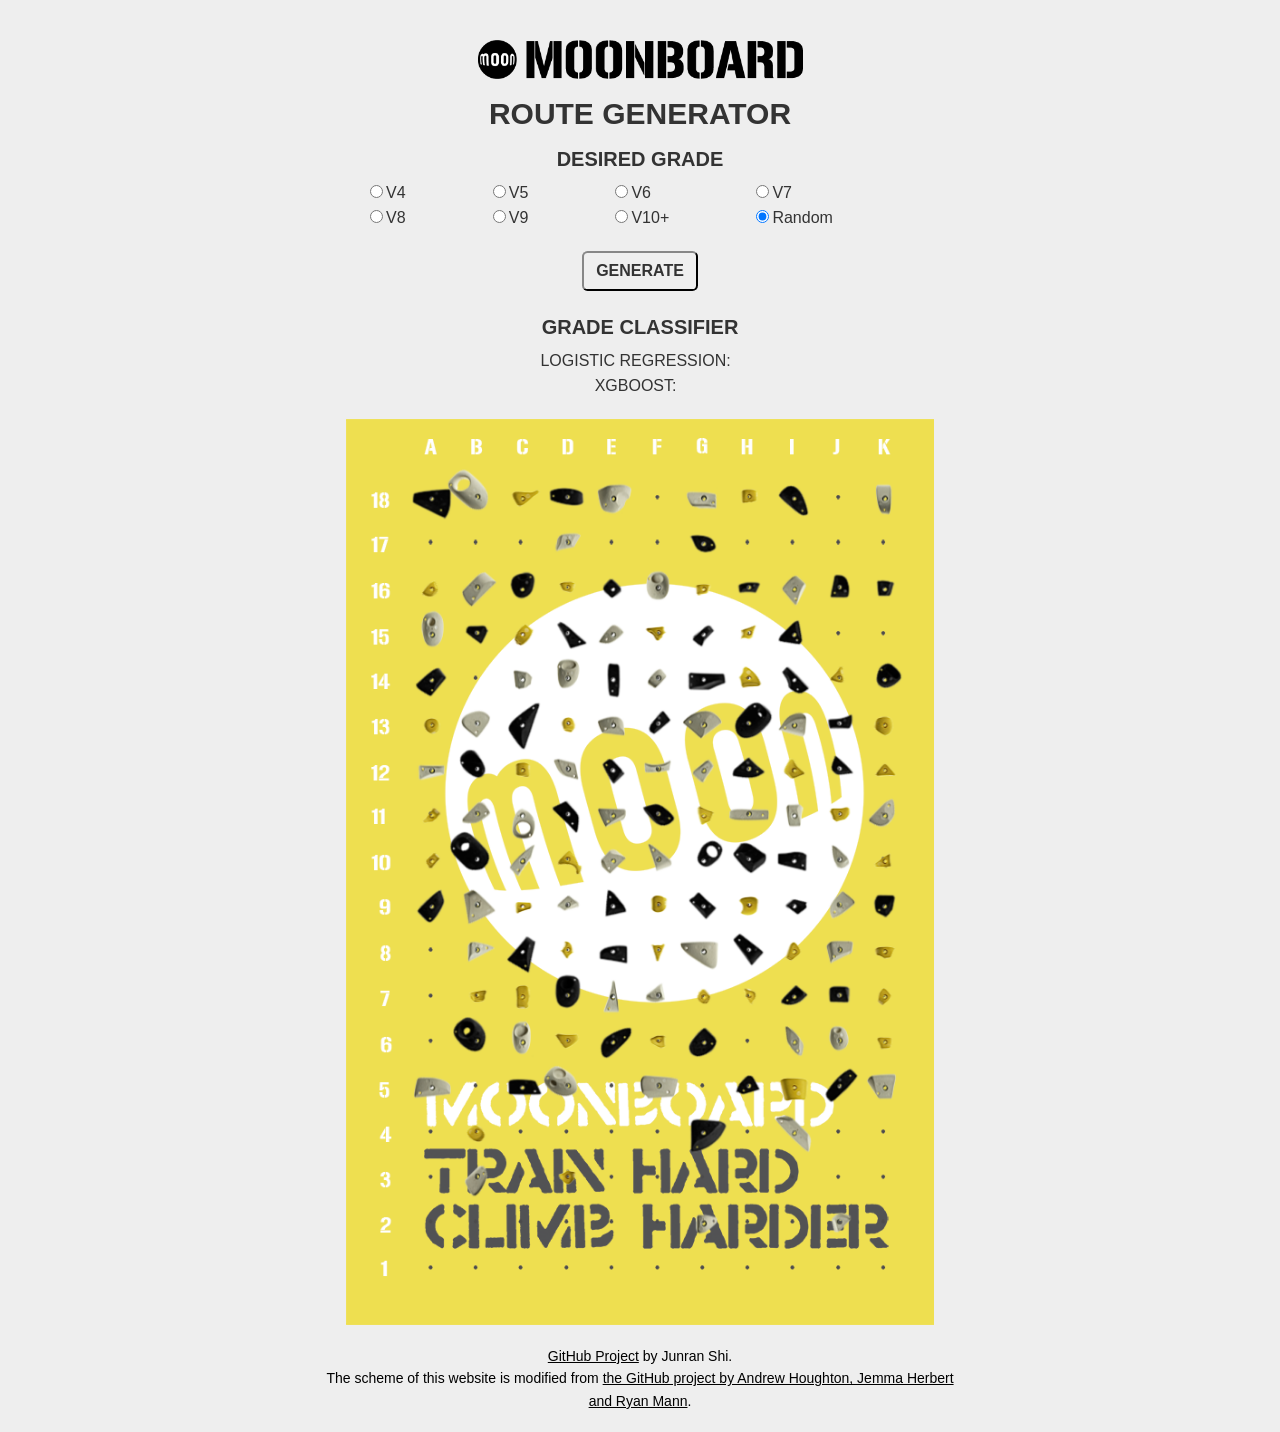
<file: website/index.html>
<!DOCTYPE html>
<html lang="en">
  <head>
    <meta charset="utf-8"/>
    <title>MoonBoard Route Generator</title>
    <link rel="icon" type="image/jpg" href="/img/favicon.ico">
    <link rel="stylesheet" href="moon/css/layout.css">
    <meta name="description" content="Generate and classify new climbs for the 2016 MoonBoard using Artificial Intelligence.">
    <meta name="keywords" content="MoonBoard, Generate, Rock climbing, AI, Machine Learning">
    <meta name="viewport" content="width=device-width, initial-scale=1.0">
    <meta name="author" content="Junran Shi">
  </head>
  <body>
    <div class="header">
      <img id="moonboard-logo" src = "moon/img/MoonBoard-Logo.png"><img>
      <h1>Route Generator</h1>
    </div>

    <h2>Desired Grade</h2>
    <div id="options-container">
      <div class="option">
        <label><input type="radio" name="grade" value="0" onclick="random_climb()" checked><span>V4</span></label>
        <label><input type="radio" name="grade" value="1" onclick="random_climb()" checked><span>V5</span></label>
        <label><input type="radio" name="grade" value="2" onclick="random_climb()" checked><span>V6</span></label>
        <label><input type="radio" name="grade" value="3" onclick="random_climb()" checked><span>V7</span></label>
        <label><input type="radio" name="grade" value="4" onclick="random_climb()" checked><span>V8</span></label>
        <label><input type="radio" name="grade" value="5" onclick="random_climb()" checked><span>V9</span></label>
        <label><input type="radio" name="grade" value="6" onclick="random_climb()" checked><span>V10+</span></label>
        <label><input type="radio" name="grade" value="random" onclick="random_climb()" checked><span>Random</span></label>
      </div>
    </div>

    <div class="button-container">
      <input type="button" class="red" value="GENERATE" onclick="random_climb()">
    </div>

    <h2>Grade Classifier</h2>
    <div id="grade-container">
      <div class="grade-display">
        <span id="prediction">Logistic Regression: &nbsp</span>
        <span class="grade" id="logistic"></span>
      </div>
      <div class="grade-display">
        <span id="prediction">XGBoost: &nbsp</span>
        <span class="grade" id="xgboost"></span>
      </div>
    </div>
    <div class="background-image" title="MoonBoard Wall">
      <div class="grid-container" id="moon-board">
      </div>
    </div>
    
    <footer>
      <script type="text/javascript" src="moon/climbs/generated_climbs.js"></script>
      <script type="text/javascript" src="moon/js/load_board.js"></script>
      <a href="https://github.com/junranshi/capstone_moonboard">GitHub Project<a/> by Junran Shi.<br>
      The scheme of this website is modified from <a href="https://github.com/andrew-houghton/moon-board-climbing">the GitHub project by Andrew Houghton, Jemma Herbert and Ryan Mann<a/>. 
    </footer>
  </body>
</html>
</file>
<file: website/moon/css/layout.css>
.background-image {
    width: 588px;
    height: 906px;
    background-image: url(https://junranshi.github.io/capstone_moonboard/website/moon/img/mb.png);
    background-size: cover;
    margin: auto;
    margin-top: 20px;
    margin-bottom: 20px;
}

.grid-container {
    padding-top: 61px;
    margin-left: 68px;
    margin-right: 30px;
    height: 100%;
    display: grid;
    grid-template-columns: repeat(11, 50px);
    grid-template-rows: repeat(18, 50px);
}

.grid-container img {
    position: relative;
    margin-top: -20px;
    left: -20px;
}


#moonboard-logo {
  width: 300px;
  display: block;
  padding-top: 20px;
  margin-left: auto;
  margin-right: auto;
  margin-bottom: -20px;
  width: 50%;
}

#all-container {
  display: grid;
  grid-template-columns: repeat(2, auto);
}

#options-container {
    /* display: grid;
    grid-template-columns: repeat(2, auto); */
    width: 100%;
}

div.option {
  display: grid;
  grid-template-columns: repeat(4, auto);
  padding: 0px 50px 20px 50px;
}


div.grade-display {
  display: flex;
  justify-content: center;
  align-items:center;
}

#prediction {
  font-weight: 450;
  text-transform: uppercase;
}

#grade-container {
    display: grid;
    grid-template-columns: repeat(1, auto);
    width: 100%;
}

#grade-container span {
  text-align: center;
}

.button-container {
    width: 650px;
    display: grid;
    margin-bottom: 20px;
}

body {
    max-width: 650px;
    background-color: #EEEEEE;
    margin: 20px auto;
    line-height: 1.6;
    font-size: 16px;
    font-family: 'Open Sans','Helvetica Neue',Helvetica,Arial,sans-serif;
    color: #444;
    color: #333333;
}

h1 {
    text-align: center;
    text-transform: uppercase;
    margin: 5px 0px 5px 0px;
    font-size: 30px
}

h2 {
  font-size: 20px;
  font-weight: 700;
  text-align:center;
  text-transform: uppercase;
  margin: 5px 0px 5px 0px;
  width:100%;
}

b {
  text-transform: uppercase;
}

input {
  cursor: pointer;
}


input[type=button] {
  display: inline-block;
  text-align: center;
  vertical-align: middle;
  font-weight: 800;
  margin-bottom: 0.5em;
  margin-right: 1em;
  text-transform: uppercase;
  color: #333333;
  border-color: #333333;
  padding: 0.375rem 0.75rem;
  font-size: 1rem;
  line-height: 1.5;
  width: fit-content;
  border-radius: 0.35rem;
  margin: auto;
} 


input[type=button]:hover {
  background: #333333;
  font-weight: 600;
  color:  #EEEEEE;
}


footer {
  text-align: center;
  font-size: 14px;
}

a {
  color: #000;
}
</file>
